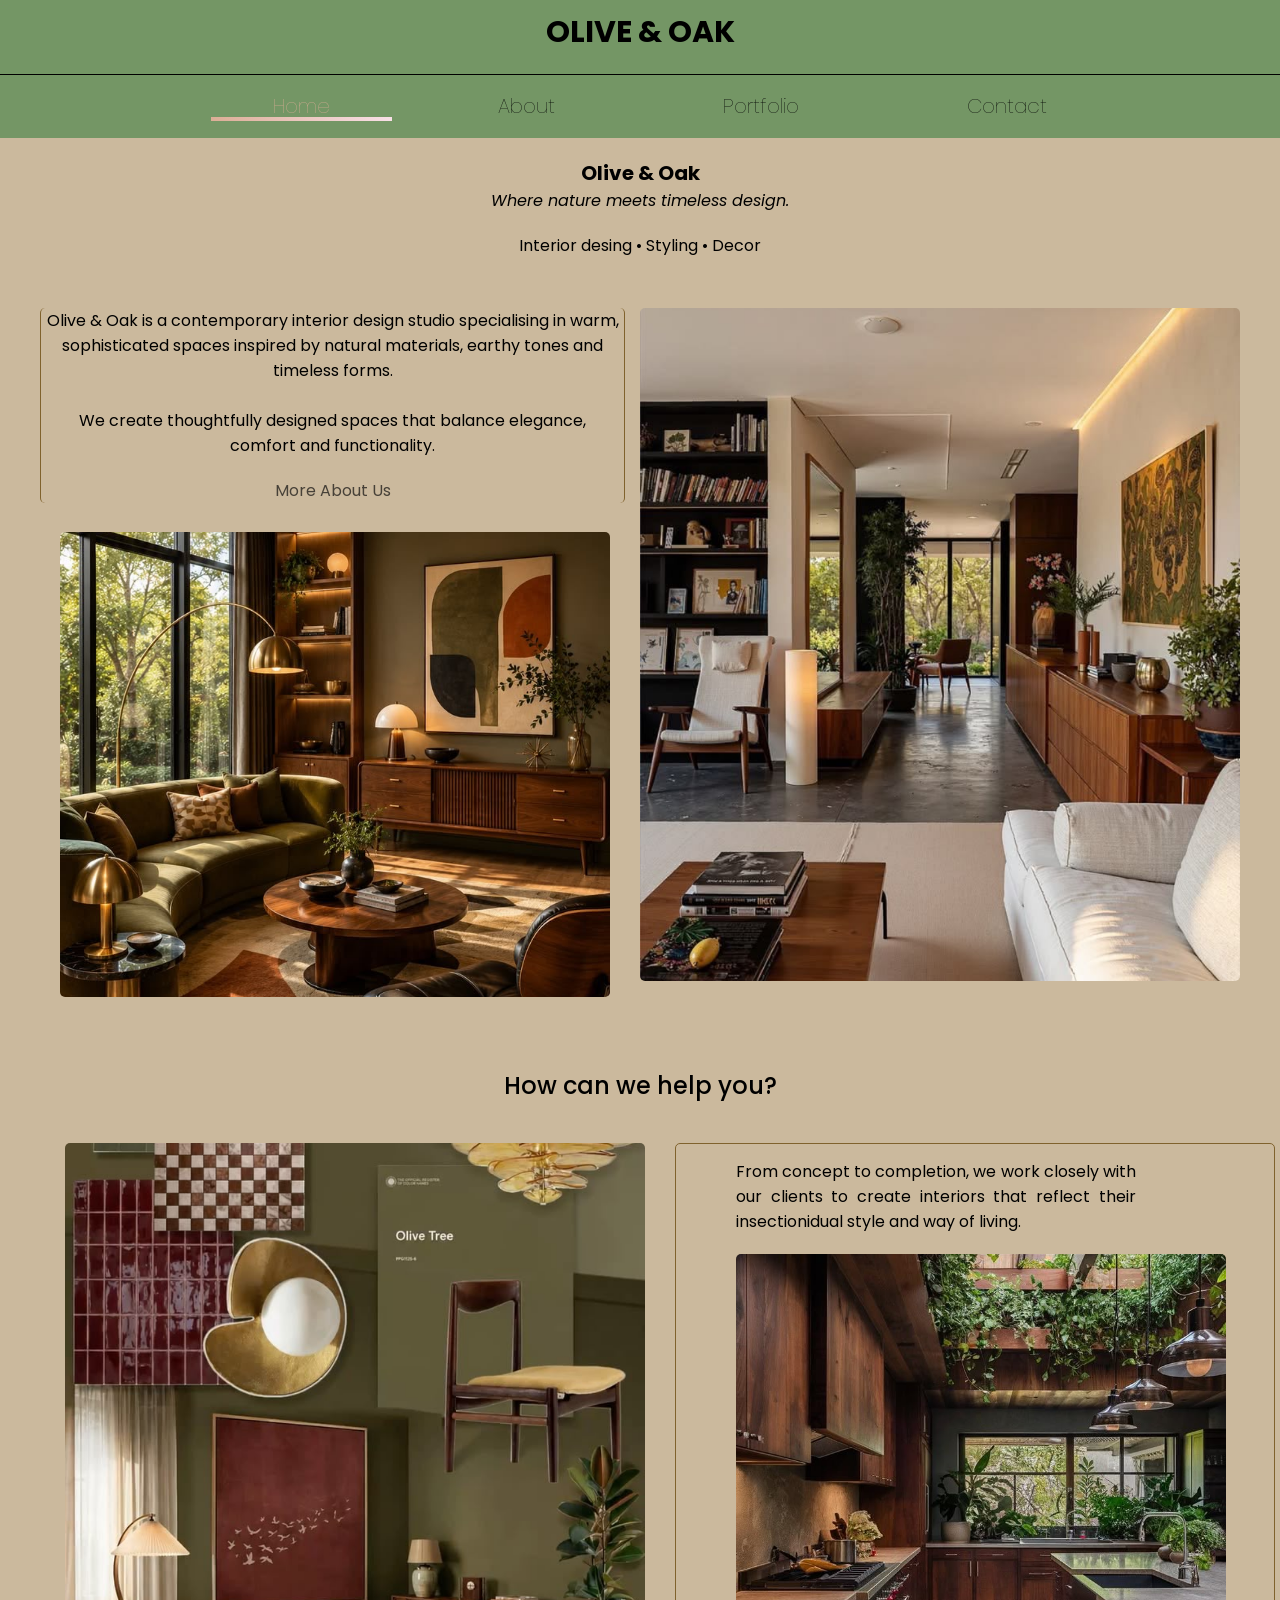
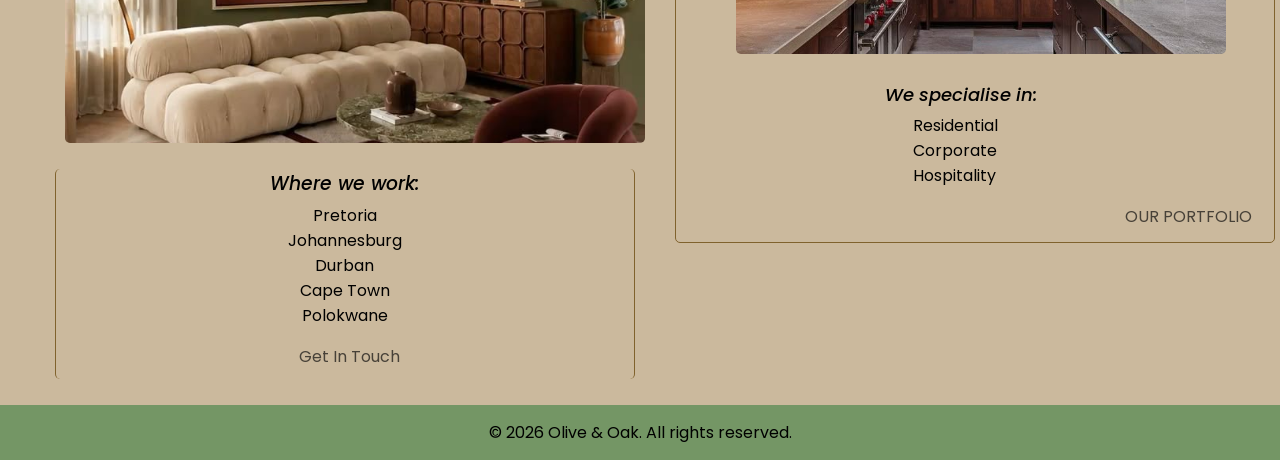
<file: index.html>
<!DOCTYPE html>
<html lang="en">
<head>
    <meta charset="UTF-8">
    <meta name="viewport" content="width=device-width, initial-scale=1.0">
    <title>Olive & Oak | Home</title>
    <link rel="stylesheet" href="style.css">

    <!--Fonts taken from fonts.google.com-->
    <!-- Global font -->
    <link href="https://fonts.googleapis.com/css2?family=Poppins:wght@400;600;700&display=swap" rel="stylesheet"> 

</head>

<body>
<header id="logo">OLIVE & OAK</header>
<nav class="nav-menu">
    <hr>
    <ul>
        <a class="nav-link active" href="index.html">Home</a>
        <a class="nav-link" href="about.html">About</a> 
        <a class="nav-link" href="portfolio.html">Portfolio</a>
        <a class="nav-link" href="contact.html">Contact</a>
    </ul>
</nav>


<main>
    <section id="hero">
        <h1>Olive & Oak</h1>
        <p id="slogan">Where nature meets timeless design.</p>
        <p>Interior desing &bull; Styling &bull; Decor</p>
    </section>


    <article id="container">
        <section>
            <section id="intro">
                <p>Olive & Oak is a contemporary interior design studio 
                    specialising in warm, sophisticated spaces inspired 
                    by natural materials, earthy tones and timeless forms.</p>
                    <br>
                <p id="description2">We create thoughtfully designed spaces that 
                    balance elegance, comfort and functionality.</p>

                    <a id="more-about" href="about.html">More About Us</a> 
                </p>
            </section>
                <img id="second-img" src="image/contemp-design.jpeg" alt="Contemporary design">
        </section>

        <section id="container2">
            <img id="first-img" src="image/walkway-design.jpeg" alt="Walkway design">
        </section>
    </article>
                
        <h2 id="help">How can we help you?</h3>


    <article id="information">

        <section id="left-grid">
                <img src="image/living-room.jpeg" alt="Living room">
                <section id="locations">               
                    <h3>Where we work:</h3>
                    <ul style="list-style-type: none;">
                        <li>Pretoria</li>
                        <li>Johannesburg</li>
                        <li>Durban</li>
                        <li>Cape Town</li>
                        <li>Polokwane</li>
                    </ul>
                    <a  id="contact-us" href="contact.html" class="button">Get In Touch</a>
                </section>       
        </section>

    <section id="right-grid">
        <p id="text">
            From concept to completion, we work closely with
            our clients to create interiors that reflect their
            insectionidual style and way of living.
        </p>
            <img src="image/bathroom.jpeg" alt="Contemporary bathroom">
    <br>

        <p id="specialisation"> 
            We specialise in:
            <ul style="list-style-type: none;">
                <li>Residential</li>
                <li>Corporate</li>
                <li>Hospitality</li>
            </ul>

            <a id="more-portfolio" href="portfolio.html" class="button">OUR PORTFOLIO</a>

        </p>
            </section>
    </article>
</main>

<footer >
    <p>&copy; 2026 Olive & Oak. All rights reserved.</p>
</footer>
</body>
</html>
</file>
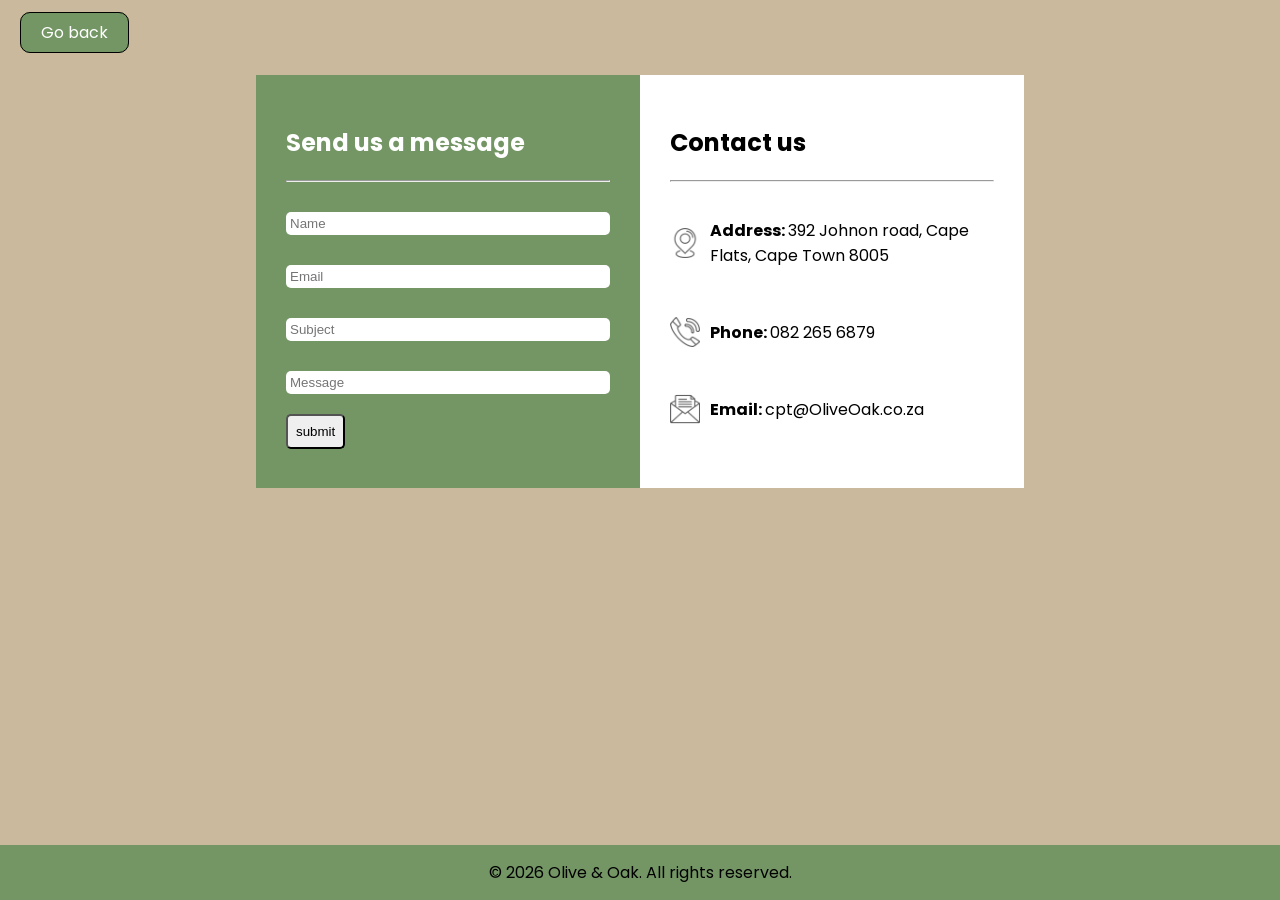
<file: Cape Town.html>
<!DOCTYPE html>
<html lang="en">
<head>
    <meta charset="UTF-8">
    <meta name="viewport" content="width=device-width, initial-scale=1.0">
    <title>Document</title>
    <link rel="stylesheet" href="forms.css">
    <link rel="stylesheet" href="style.css">
    
    <link href="https://fonts.googleapis.com/css2?family=Poppins:wght@400;600;700&display=swap" rel="stylesheet"> 
    
</head>
<body id="body">

    <a href="contact.html">Go back</a>
  
    <article>

        <section id="one">

            <h2>Send us a message</h2>
            <hr>
 <form action="">
            <div>
                <input type="text" name="Fname" id="test" placeholder="Name" required >
                <br>
                <input type="email" name="Femail" id="test" placeholder="Email" required>
                <br><input type="text" name="FSubject" id="test" placeholder="Subject" required>
                <br>
                <input type="text" name="Fmessage" id="test" placeholder="Message" required>
                <button type="submit" >submit</button>
            </div>
            
</form>

        </section>

        <section id="two">

            <h2>Contact us</h2>
            <hr>

            <div id="address">
                <img src="./image/016-location.png" alt="location" height="30px">
                <p><strong>Address: </strong>392 Johnon road, Cape Flats, Cape Town 8005</p>
            </div>
            <div>
                <img src="./image/017-phone.png" alt="phone"  height="30px">
                <p><strong>Phone: </strong>082 265 6879</p>
            </div>
            <div>
                <img src="./image/013-mail.png" alt="mail"  height="30px">
                <p><strong>Email: </strong>cpt@OliveOak.co.za</p>
            </div>

        </section>

    </article>

    
<footer id="footy"class="footy2">
<p>&copy; 2026 Olive & Oak. All rights reserved.</p>
</footer>
</body>
</html>
</file>
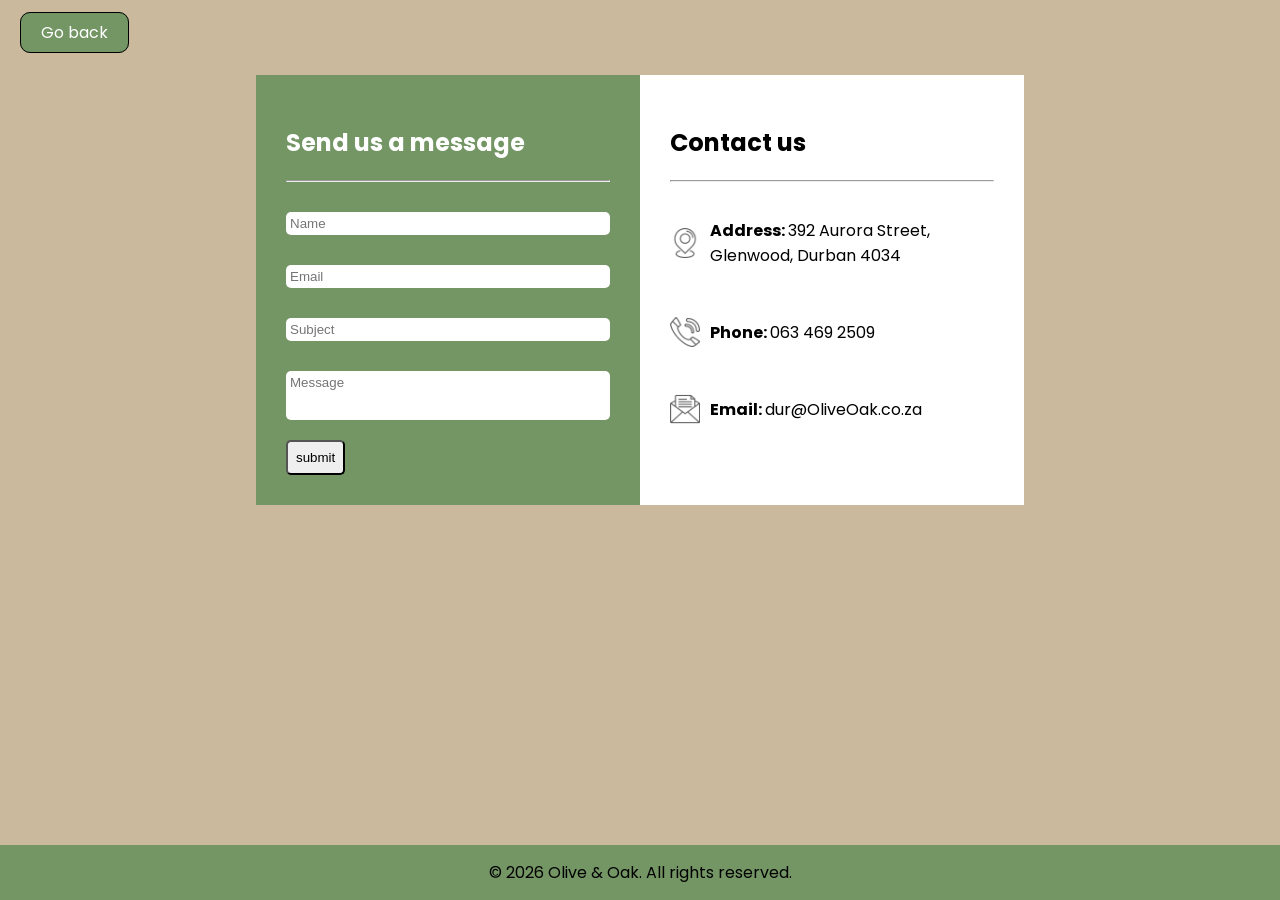
<file: Durban.html>
<!DOCTYPE html>
<html lang="en">
<head>
    <meta charset="UTF-8">
    <meta name="viewport" content="width=device-width, initial-scale=1.0">
    <title>Document</title>
    <link rel="stylesheet" href="forms.css">
    <link rel="stylesheet" href="style.css">
    <link href="https://fonts.googleapis.com/css2?family=Poppins:wght@400;600;700&display=swap" rel="stylesheet"> 
</head>
<body id="body">
    <a href="contact.html">Go back</a>
  
    <article>

        <section id="one">

            <h2>Send us a message</h2>
            <hr>
 <form action="">
            <div>
                <input type="text" name="Fname" id="Fname" placeholder="Name">
                <br>
                <input type="email" name="Femail" id="femail" placeholder="Email">
                <br><input type="text" name="FSubject" id="FSubject" placeholder="Subject">
                <br>
                <input type="text" name="Fmessage" id="Fmessage" placeholder="Message">
                <button type="submit">submit</button>
            </div>
            </form>


        </section>

        <section id="two">

            <h2>Contact us</h2>
            <hr>

            <div id="address">
                <img src="./image/016-location.png" alt="location" height="30px">
                <p><strong>Address: </strong>392 Aurora Street, Glenwood, Durban 4034</p>
            </div>
            <div>
                <img src="./image/017-phone.png" alt="phone"  height="30px">
                <p><strong>Phone: </strong>063 469 2509</p>
            </div>
            <div>
                <img src="./image/013-mail.png" alt="mail"  height="30px">
                <p><strong>Email: </strong>dur@OliveOak.co.za</p>
            </div>

        </section>

    </article>

    
<footer id="footy"class="footy2">
<p>&copy; 2026 Olive & Oak. All rights reserved.</p>
</footer>
</body>
</html>
</file>
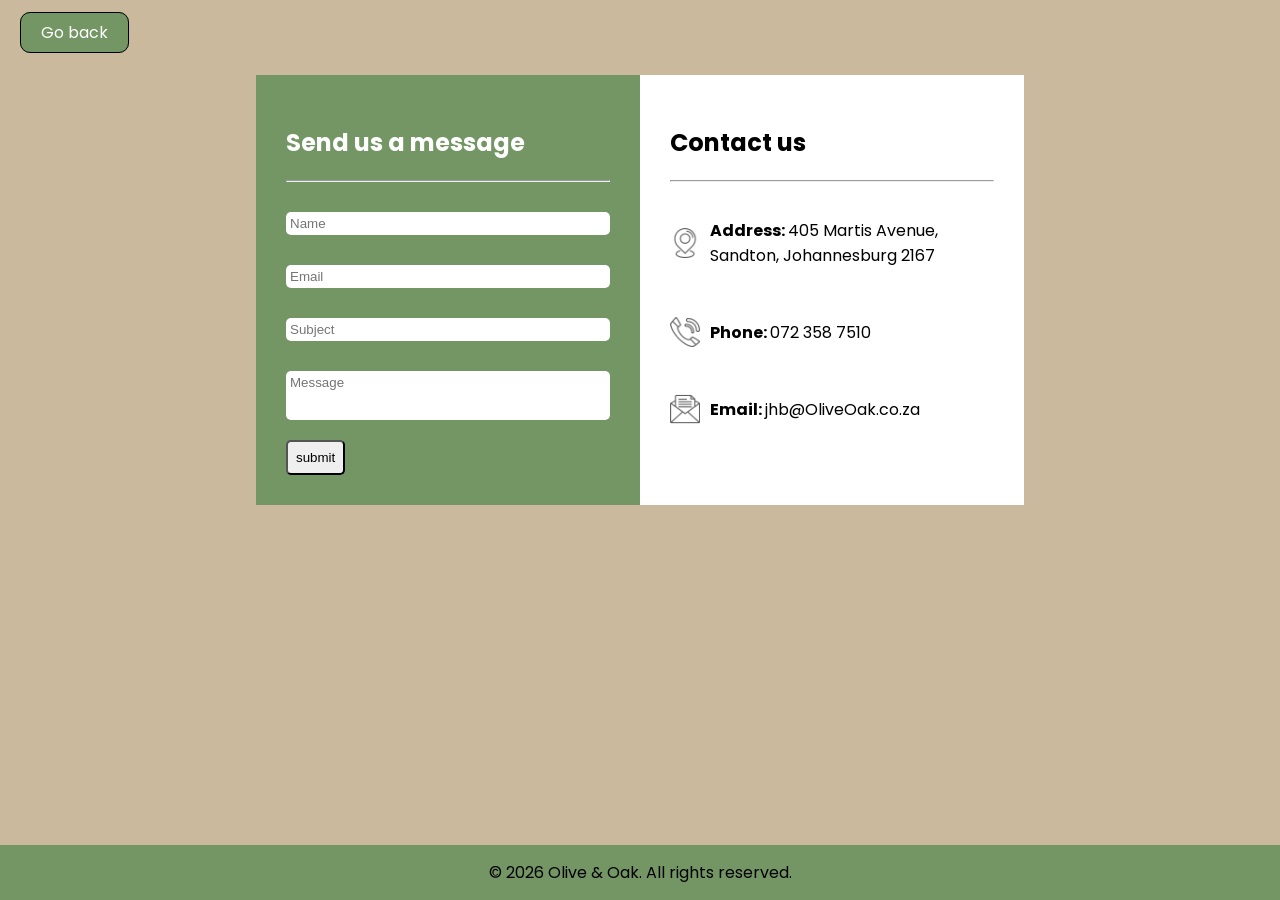
<file: Johannesburg.html>
<!DOCTYPE html>
<html lang="en">
<head>
    <meta charset="UTF-8">
    <meta name="viewport" content="width=device-width, initial-scale=1.0">
    <title>Document</title>
    <link rel="stylesheet" href="forms.css">
    <link rel="stylesheet" href="style.css">
    <link href="https://fonts.googleapis.com/css2?family=Poppins:wght@400;600;700&display=swap" rel="stylesheet"> 
</head>
<body>
    <a href="contact.html">Go back</a>
  
    <article>

        <section id="one">

            <h2>Send us a message</h2>
            <hr>
<form action="">
            <div>
                <input type="text" name="Fname" id="Fname" placeholder="Name">
                <br>
                <input type="email" name="Femail" id="femail" placeholder="Email">
                <br><input type="text" name="FSubject" id="FSubject" placeholder="Subject">
                <br>
                <input type="text" name="Fmessage" id="Fmessage" placeholder="Message">
                <button type="submit">submit</button>
            </div>
            </form>


        </section>

        <section id="two">

            <h2>Contact us</h2>
            <hr>

            <div id="address">
                <img src="./image/016-location.png" alt="location" height="30px">
                <p><strong>Address: </strong>405 Martis Avenue, Sandton, Johannesburg 2167</p>
            </div>
            <div>
                <img src="./image/017-phone.png" alt="phone"  height="30px">
                <p><strong>Phone: </strong>072 358 7510</p>
            </div>
            <div>
                <img src="./image/013-mail.png" alt="mail"  height="30px">
                <p><strong>Email: </strong>jhb@OliveOak.co.za</p>
            </div>

        </section>

    </article>

    
<footer id="footy"class="footy2">
<p>&copy; 2026 Olive & Oak. All rights reserved.</p>
</footer>
</body>
</file>
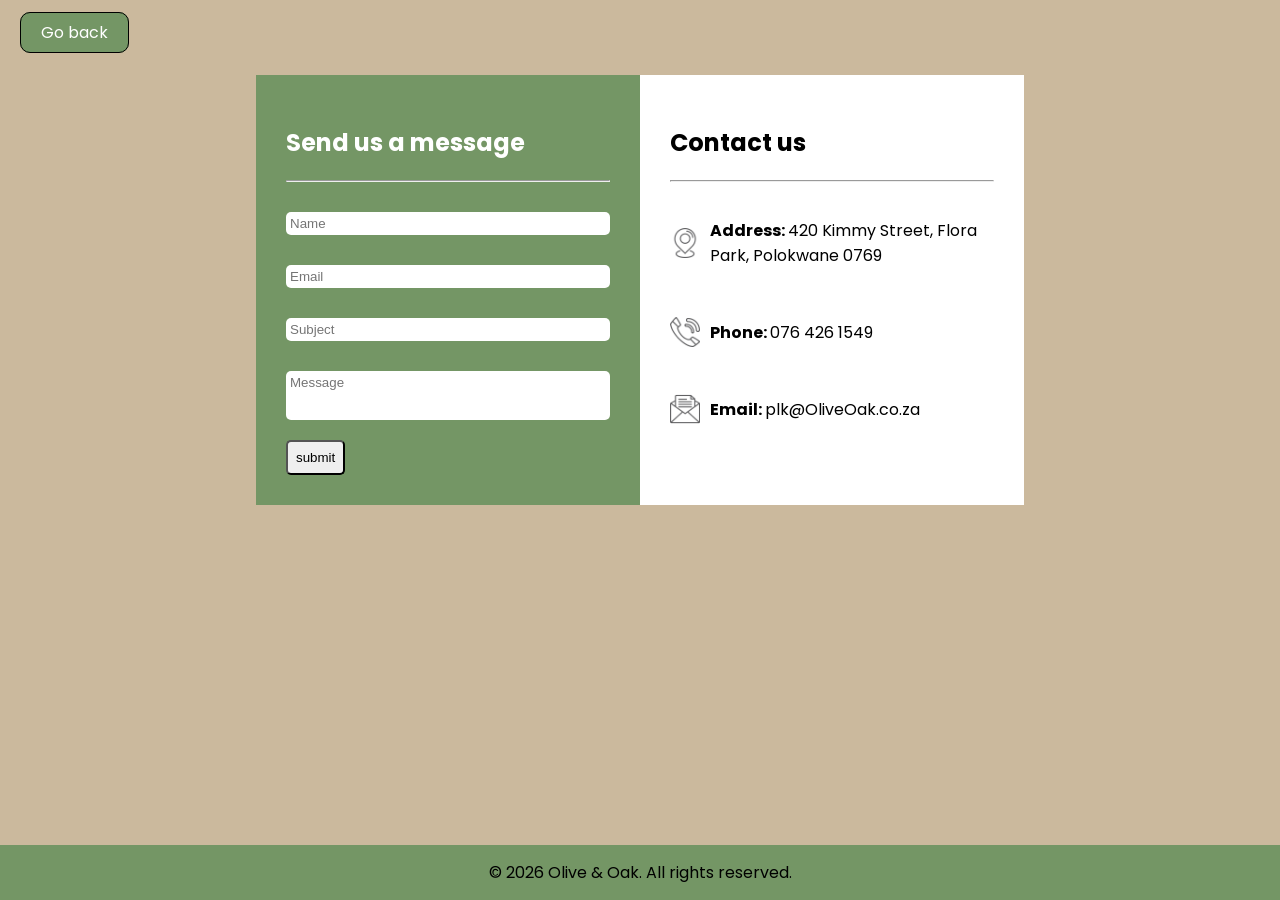
<file: Polokwane.html>
<!DOCTYPE html>
<html lang="en">
<head>
    <meta charset="UTF-8">
    <meta name="viewport" content="width=device-width, initial-scale=1.0">
    <title>Document</title>
    <link rel="stylesheet" href="forms.css">
    <link rel="stylesheet" href="style.css">
    <link href="https://fonts.googleapis.com/css2?family=Poppins:wght@400;600;700&display=swap" rel="stylesheet"> 
</head>
<body>
    <a href="contact.html">Go back</a>
  
    <article>

        <section id="one">

            <h2>Send us a message</h2>
            <hr>
<form action="">
            <div>
                <input type="text" name="Fname" id="Fname" placeholder="Name">
                <br>
                <input type="email" name="Femail" id="femail" placeholder="Email">
                <br><input type="text" name="FSubject" id="FSubject" placeholder="Subject">
                <br>
                <input type="text" name="Fmessage" id="Fmessage" placeholder="Message">
                <button type="submit">submit</button>
            </div>
            </form>


        </section>

        <section id="two">

            <h2>Contact us</h2>
            <hr>

            <div id="address">
                <img src="./image/016-location.png" alt="location" height="30px">
                <p><strong>Address: </strong>420 Kimmy Street, Flora Park, Polokwane 0769</p>
            </div>
            <div>
                <img src="./image/017-phone.png" alt="phone"  height="30px">
                <p><strong>Phone: </strong>076 426 1549</p>
            </div>
            <div>
                <img src="./image/013-mail.png" alt="mail"  height="30px">
                <p><strong>Email: </strong>plk@OliveOak.co.za</p>
            </div>

        </section>

    </article>

    
<footer id="footy"class="footy2">
<p>&copy; 2026 Olive & Oak. All rights reserved.</p>
</footer>
</body>
</file>
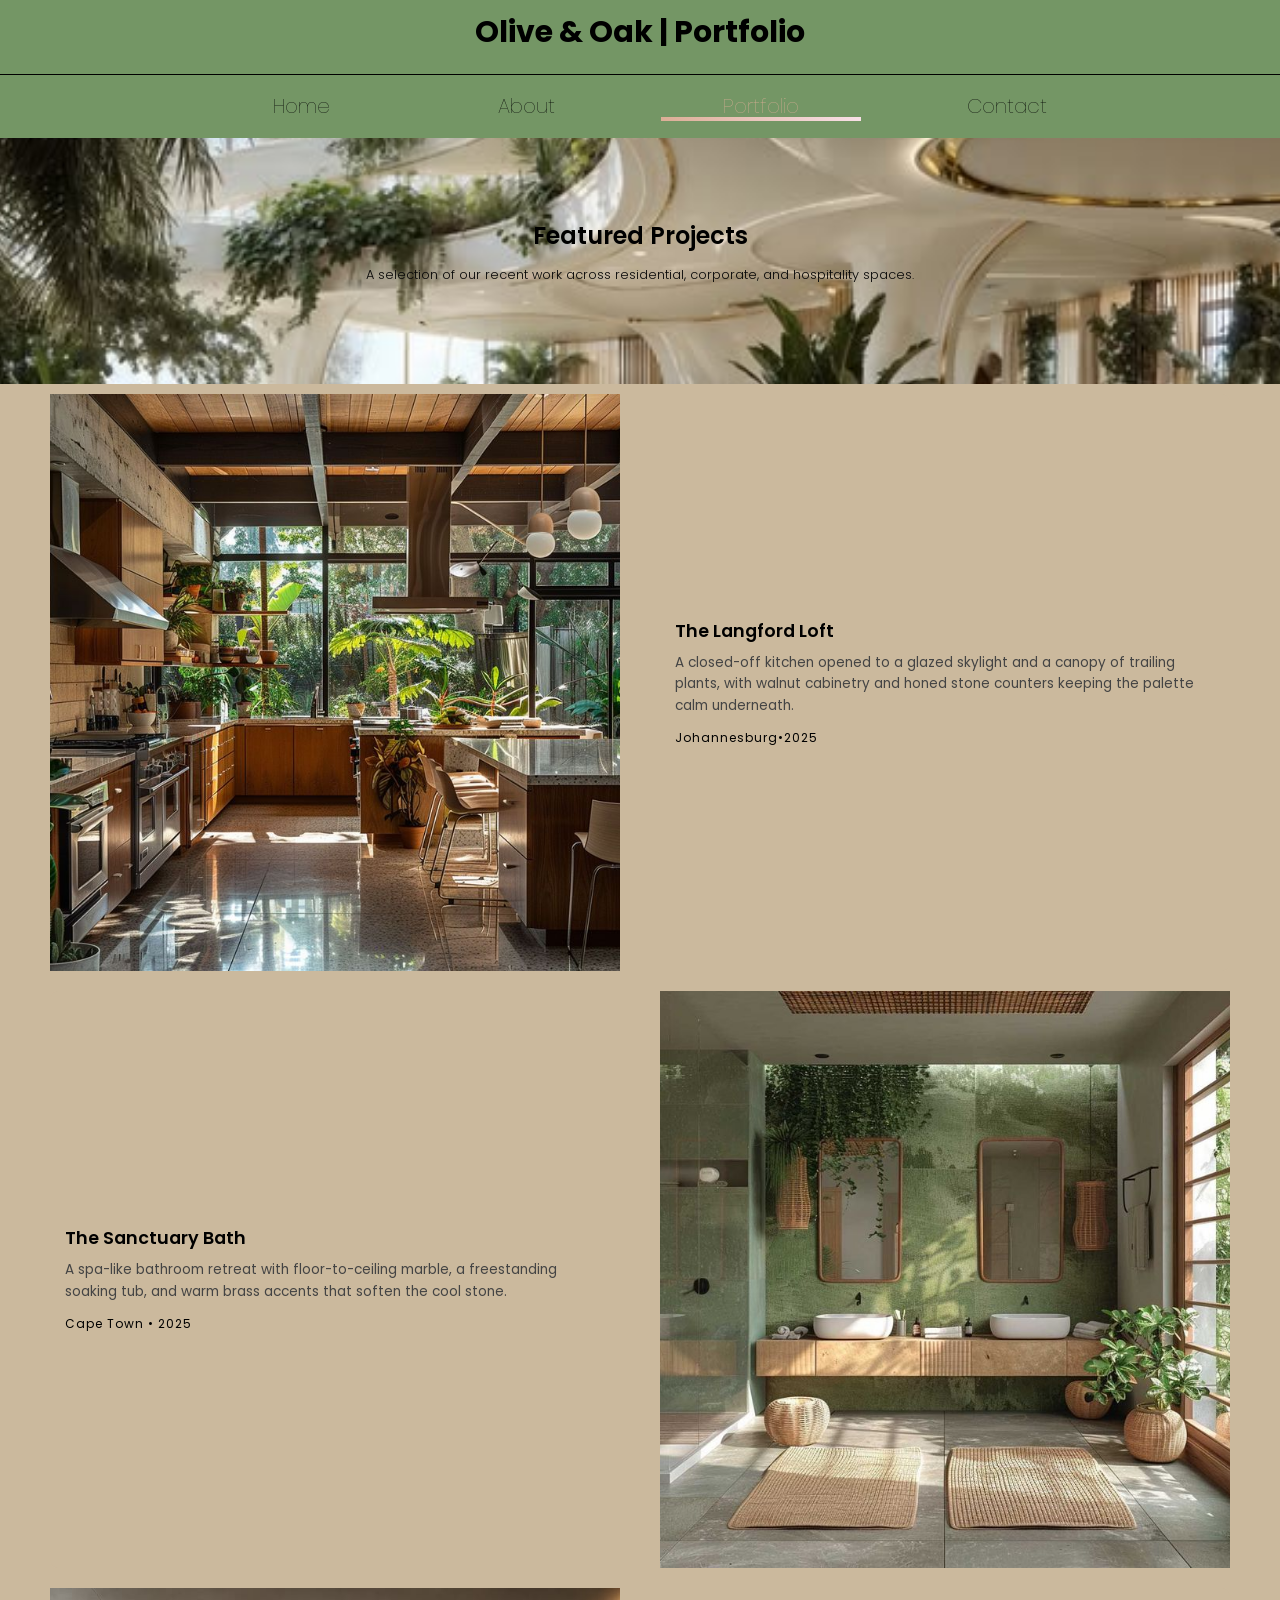
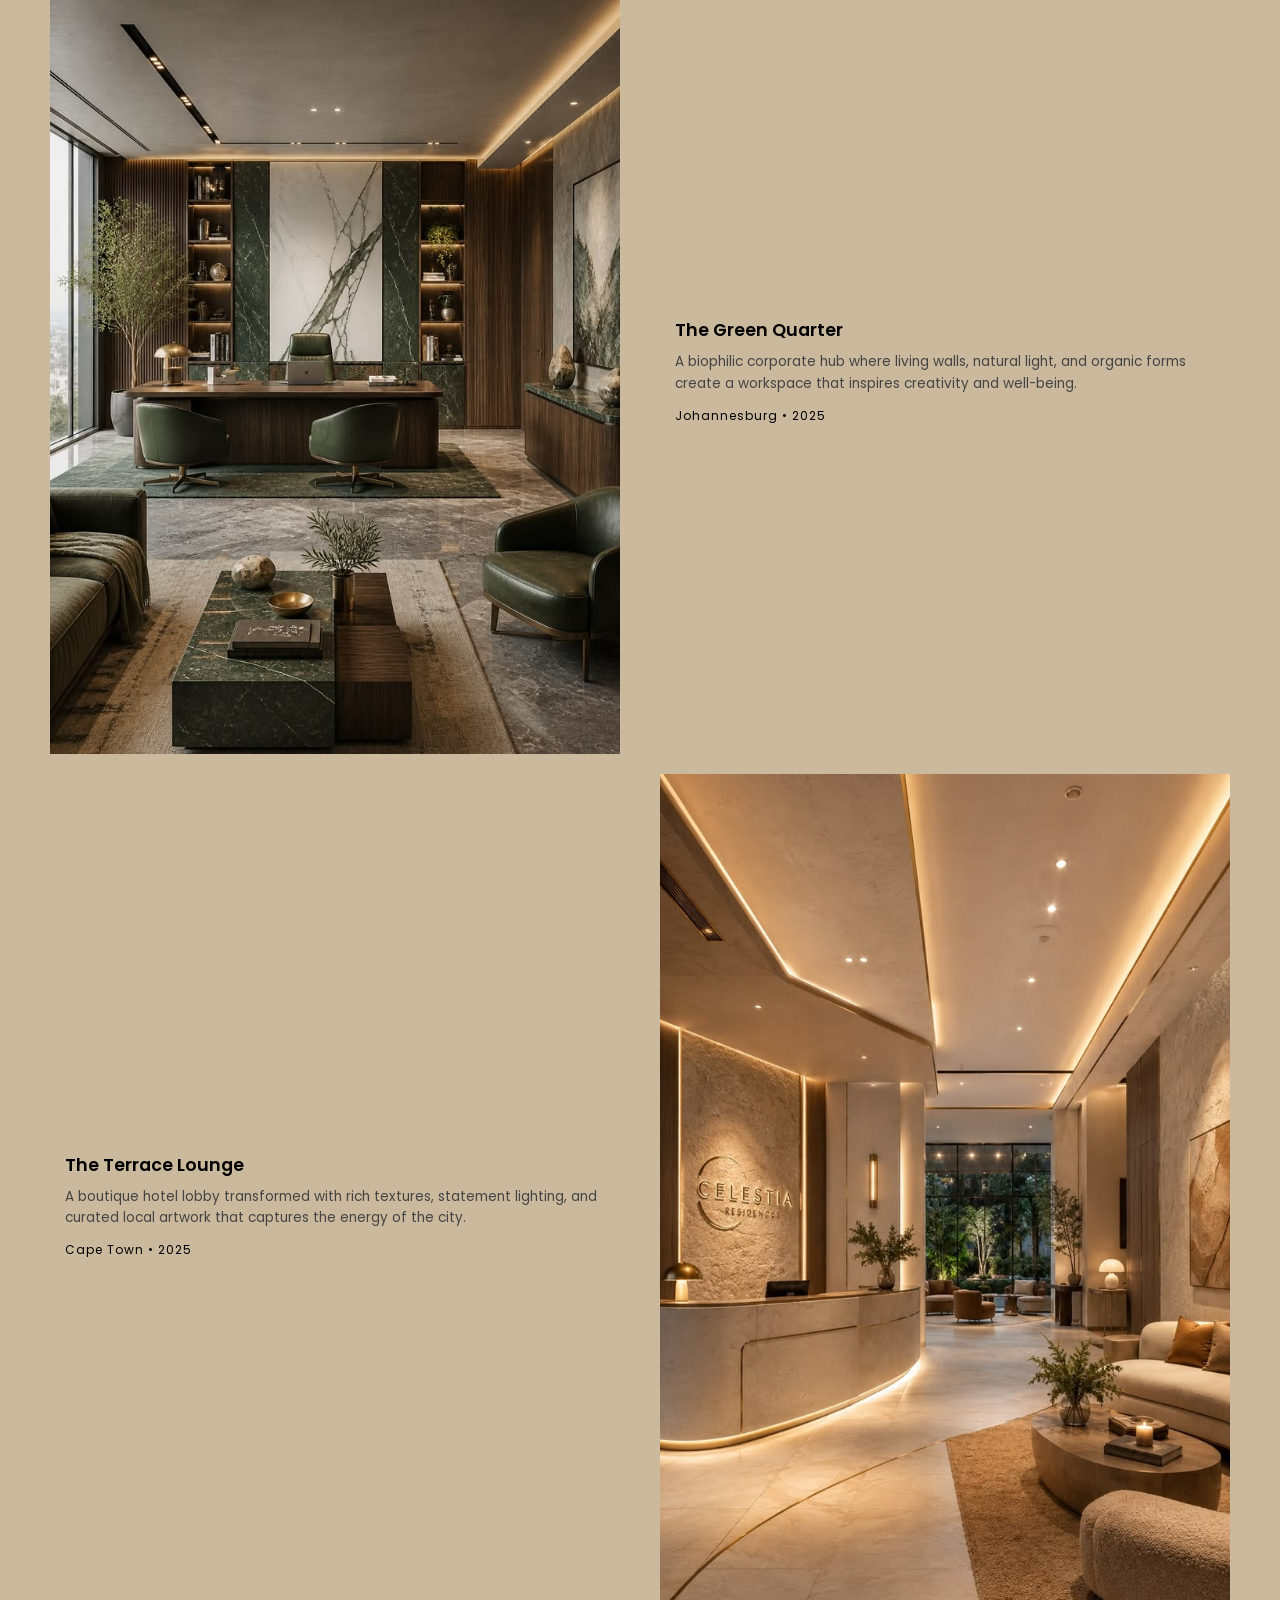
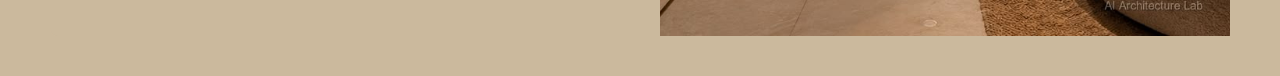
<file: portfolio.html>
<!DOCTYPE html>
<html lang="en">
<head>
    <meta charset="UTF-8">
    <meta name="viewport" content="width=device-width, initial-scale=1.0">
    <title>Portfolio</title>
    <link rel="stylesheet" href="style.css">

    <!--Fonts taken from fonts.google.com-->
    <!-- Global font -->
    <link href="https://fonts.googleapis.com/css2?family=Poppins:wght@400;600;700&display=swap" rel="stylesheet"> 

</head>

<body>
<header id="logo">Olive & Oak | Portfolio</header>
<nav class="nav-menu">
    <hr>
    <ul>
        <a class="nav-link" href="index.html">Home</a>
        <a class="nav-link" href="about.html">About</a>
        <a class="nav-link active" href="portfolio.html">Portfolio</a>
        <a class="nav-link" href="contact.html">Contact</a>
    </ul>
</nav>

<section id="featured-projects">
    <h2>Featured Projects</h2>
    <p class="featured-subtitle">A selection of our recent work across residential, corporate, and hospitality spaces.</p>
</section>

<section id="portfolio-projects">
    
<div class="container">
    <div class="projectimage">
        <img src="./image/kitchen.jpg">
    </div>
    <div class="projecttext">
         <h3>The Langford Loft</h3>
        <p>A closed-off kitchen opened to a glazed skylight and a canopy of trailing plants, with walnut cabinetry and honed stone counters keeping the palette calm underneath.</p>
        <h4>Johannesburg&bull;2025</h4>
    </div>
</div>

<div class="container-reverse">
    <div class="projectimage">
        <img src="./image/Bathroom.jpg">
       
    </div>
    <div class="projecttext">
       <h3>The Sanctuary Bath</h3>
                <p>A spa-like bathroom retreat with floor-to-ceiling marble, a freestanding soaking tub, and warm brass accents that soften the cool stone.</p>
                <h4>Cape Town &bull; 2025</h4>
    </div>
</div>

<div class="container">
    <div class="projectimage">
        <img src="./image/coperate.jpg">

    </div>
    <div class="projecttext">
         <h3>The Green Quarter</h3>
                <p>A biophilic corporate hub where living walls, natural light, and organic forms create a workspace that inspires creativity and well-being.</p>
                <h4>Johannesburg &bull; 2025</h4>

    </div>
</div>
<div class="container-reverse">
        <div class="projectimage">
            <img src="./image/hospitial.jpg">

         </div>
    <div class="projecttext">
         <h3>The Terrace Lounge</h3>
                <p>A boutique hotel lobby transformed with rich textures, statement lighting, and curated local artwork that captures the energy of the city.</p>
                <h4>Cape Town &bull; 2025</h4>

    </div>
</div>



</section>
    
</body>
</html>
</file>
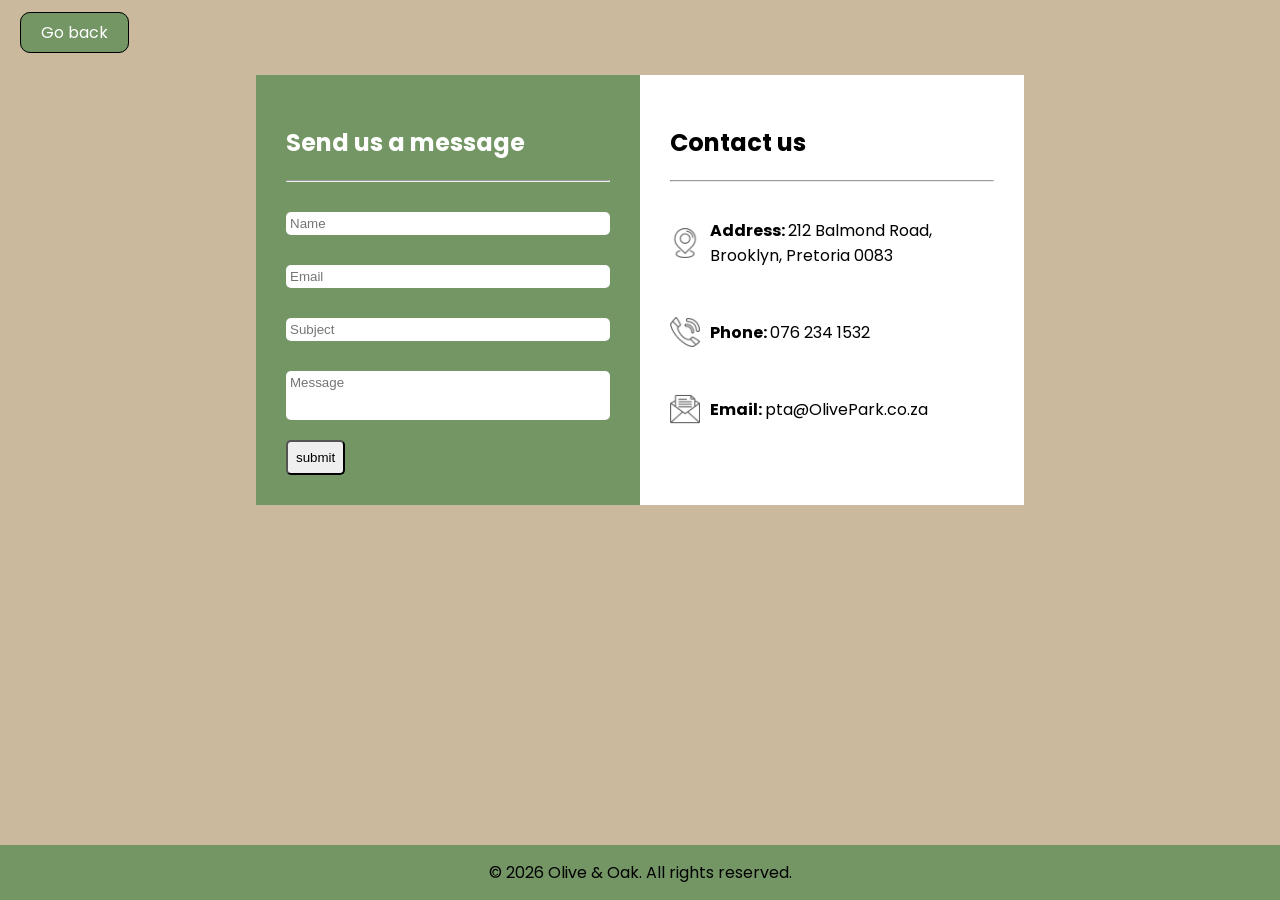
<file: Pretoria.html>
<!DOCTYPE html>
<html lang="en">
<head>
    <meta charset="UTF-8">
    <meta name="viewport" content="width=device-width, initial-scale=1.0">
    <title>Document</title>
    <link rel="stylesheet" href="forms.css">
    <link rel="stylesheet" href="style.css">
    <link href="https://fonts.googleapis.com/css2?family=Poppins:wght@400;600;700&display=swap" rel="stylesheet"> 
</head>
<body>
    <a href="contact.html">Go back</a>
  
    <article>

        <section id="one">

            <h2>Send us a message</h2>
            <hr>
<form action="">
            <div>
                <input type="text" name="Fname" id="Fname" placeholder="Name">
                <br>
                <input type="email" name="Femail" id="femail" placeholder="Email">
                <br><input type="text" name="FSubject" id="FSubject" placeholder="Subject">
                <br>
                <input type="text" name="Fmessage" id="Fmessage" placeholder="Message">
                <button type="submit">submit</button>
            </div>
             </form>


        </section>

        <section id="two">

            <h2>Contact us</h2>
            <hr>

            <div id="address">
                <img src="./image/016-location.png" alt="location" height="30px">
                <p><strong>Address: </strong>212 Balmond Road, Brooklyn, Pretoria 0083</p>
            </div>
            <div>
                <img src="./image/017-phone.png" alt="phone"  height="30px">
                <p><strong>Phone: </strong>076 234 1532</p>
            </div>
            <div>
                <img src="./image/013-mail.png" alt="mail"  height="30px">
                <p><strong>Email: </strong>pta@OlivePark.co.za</p>
            </div>

        </section>

    </article>

    
<footer id="footy"class="footy2">
<p>&copy; 2026 Olive & Oak. All rights reserved.</p>
</footer>
</body>
</file>
<file: style.css>
/* HEY GUYS. PLEASE DON'T MAKE CHANGES TO OTHER MEMBERS' STYLING 

DON'T FORGET TO PUSH YOUR CODE TO GITHUB AFTER MAKING CHANGES TO YOUR PAGE SO THAT RECENT 
CHANGES ARE VISIBLE TO EVERYONE 
*/

body {
  margin: 0;
  font-family: 'Poppins', sans-serif;
  background-color: #CBB99D;
}

*{
  box-sizing: border-box;
}

/*Header*/
header{
  background-color: #749665;
}

#logo{
  font-size: 30px;
  font-weight: 700;
}

/*Navigation bar*/

.nav-menu{
  background-color:#749665 ;
  text-align: center;
  width: 100%;
  margin: 0 0;
  position: sticky;
  top: 0px;
  padding: 1px 0;
}

.nav-link {
  text-decoration: none;
  color: black;
  font-weight: 50;
  font-size: 20px;
  padding: 0px 5%;
  margin: 0px 20px;
  display: inline-block;
  position: relative;
  transition: color 0.3s ease;
}

.nav-link::before {
  content: "";
  position: absolute;
  bottom: 0;
  left: 0;
  width: 0;
  height: 4px;
  background: linear-gradient(to right, #DCAE96, #f8e0e7);
  transition: width 0.2s ease;
}
.nav-link:hover {
  color: #DCAE96;
}
.nav-link:hover::before {
  width: 100%;
}

.nav-link.active {
  color: #DCAE96;
}
.nav-link.active::before {
  width: 100%;
}

.nav-menu hr{
  border: none;
  border-top: 1px solid black;
}


/*Main*/

h1{
  margin-top: 20px;
  font-size: 20px;
  text-align: center;
  margin-bottom: 0;
}

main p{
  text-align: center;
  margin-top:0;
  margin-bottom: 0;
}

#slogan{
    font-style: italic;
    margin:0 auto 20px;
    display: block;
    width: fit-content;
    max-width: 90%;
}


#container{
  display: grid;
  grid-template-columns: 1fr 1fr;
  max-width: 1200px;
  margin: 5% auto 0;
  justify-content: center;
  margin-bottom: 5%;
  margin-top: 50px;
}

#intro{
  border: 1px solid #80622D;
  border-radius: 5px;
  border-top: 0;
  border-bottom: 0;
  padding: 0 5px;

}

#more-about{
  color: #474138;
  text-decoration: none;
  border-radius: 5px;
  margin-right: 10px;
  margin-left: 40%;
} 

#first-img{
  width: 600px;
  height: 673px;
  object-fit: cover;
  border-radius: 5px;
  margin-left: 15px;
}

#description2{
  margin-bottom: 20px;
}

#second-img{
  width: 550px;
  height: 465px;
  object-fit: cover;
  border-radius: 5px;
  margin-top: 5%;
  margin-left: 20px;
}


/* Second grid */
#help{
  font-weight: 500;
  text-align: center;
  margin-bottom: 40px ;
}

#information{
  display: grid;
  justify-content: center;
  grid-template-columns: 1fr 1fr;
  max-width: 1200px;
  margin: 0 auto;
  margin-bottom: 2%;
}

#information img{
  width: 580px;
  height: 600px;
  object-fit: cover;
  margin-left: 60px;
  margin-right: 30px;
  border-radius: 5px;
}

#information #text{
  margin-top: 15px;
   margin-left: 10%;
   width: 400px;
   text-align: justify;
}

#information #specialisation{
  font-weight: 500;
  text-align: left;
  margin-left: 35%;
  font-size: large;
  font-style: italic;
}

#information ul{
  margin-top: 5px;
  margin-left: 33%;

}

#more-portfolio{
  color: #474138;
  text-decoration: none;
  border-radius: 5px;
  margin-right: 10px;
  margin-left: 75%;
}

#right-grid img{
  width: 490px;
  object-fit: cover;
  margin-top: 20px;
  border-radius: 5px;
  height: 400px;
  margin-bottom: 20px;
}

#right-grid{
  border: 1px solid #80622D;
  width: 600px;
  height: 700px;
  border-radius: 5px;
  padding-bottom: 15px;
}


#left-grid h3{
  font-weight: 500;
  text-align: center;
  margin-bottom: 0;
  font-style: italic;
}

#left-grid ul{
  margin-top: 5px;
  text-align: center;
  margin-right: 40%;
}

#contact-us{
  color: #474138;
  text-decoration: none;
  margin-left: 42%;
}

#locations{
  border: 1px solid #80622D;
  width: 580px;
  margin-left: 50px;
  border-radius: 5px;
  padding-bottom: 10px;
  border-top: 0;
  border-bottom: 0;
}



/*Footer*/
footer{
  background-color: #749665;
  color: black;
    margin-top: 5%;
    margin-bottom: 0;

}

footer p{
  text-align: center;
}

footer{
  padding: 1px;
}



/* start of portfolio page*/
#featured-projects {
    padding: 60px 20px;
    background-image: url("./image/portfolioheader.jpg");
    background-size: cover;
    background-position: center;
    background-attachment: fixed;
    position: relative;
    text-align: center;
}

#featured-projects h2 {
    font-size: 2.2rem;
    font-weight: 600;
    color: #000000;
    margin-bottom: 8px;
}

.featured-subtitle {
    font-size: 1rem;
    color: #080808;
    margin-bottom: 40px;
    font-weight: 300;
}
#portfolio-projects {
    max-width: 1200px;
    margin: 0 auto;
    padding: 40px 20px;
}
.container,.container-reverse {
    display: grid;
    grid-template-columns: 1fr 1fr;
    gap: 40px;
    margin-bottom: 50px;
    align-items: center;
    background: #CBB99D
}
.container-reverse {
    direction: rtl;
}

.container-reverse .projecttext {
    direction: ltr;
}
.projectimage {
    height: 100%;
    min-height: 320px;
    overflow: hidden;
}
.projectimage img {
    width: 100%;
    height: 100%;
    object-fit: cover;
}
.projecttext {
    padding: 35px 30px 35px 20px;
    direction: ltr;
}
.projecttext h3 {
    font-size: 1.6rem;
    font-weight: 600;
    color: #000000;
    margin: 0 0 8px;
}

.projecttext p {
    font-size: 0.95rem;
    color: #444;
    line-height: 1.7;
    margin: 0 0 12px;
}

.projecttext h4 {
    font-size: 0.85rem;
    font-weight: 400;
    color: #000000;
    letter-spacing: 1px;
    margin: 0;
}
/* end of portfolio page code */



/* RESPONSIVENESS DESIGN INDEX.HTML | RESPONSIVENESS DESIGN INDEX.HTML | RESPONSIVENESS DESIGN INDEX.HTML | RESPONSIVENESS DESIGN INDEX.HTML | RESPONSIVENESS DESIGN INDEX.HTML |*/
/* Tablets */
@media (max-width: 900px) {
  #container, #information {
  grid-template-columns: 1fr;
  width: 90%;
  margin-left: auto;
  margin-right: auto;
}

#first-img, #second-img, #information img, #right-grid, #locations{
  width: 100%;
  margin-left: 0;
}

#first-img{
  height: 500px
}

#second-img{
  height: 400px;
  margin-top: 20px;
}

#right-grid img{
  width: 100%;
  height: 350px;
  margin-left: 0;
}

#information #text{
  width: 90%;
  margin: 20px auto;
}

#information #specialisation {
  margin-left: 0;
  text-align: center;
}

#information ul{
  margin-left: 0;
  text-align: center;
}

#more-portfolio{
    display: block;
    margin: 20px auto;
    text-align: center;
  }

#contact-us{
  display: block;
  margin: 20px auto;
  text-align: center;
}

#locations{
  margin-top: 20px;
}
}


/* Phones */

@media(max-width:600px){
  #logo{text-align: center;
  font-size: 24px;
  padding: 10px;}

  .nav-menu{
    position:static;
  }

  .nav-link{
    font-size: 16px;
    padding: 5px 10px;
    margin: 0;
  }

  #slogan{
    width:auto;
    margin: 0 auto 20px;
    display: block;
    padding: 0 20px;
  }

  #container, #information {
    width: 90%;
    display: block;
    margin: 30px auto;
  }

  #intro{
    padding: 20px;
  }

  #more-about{
    display: block;
    margin: 20px auto;
    text-align: center;
  }

  #first-image, #second-img, #information img{
    width: 100%;
    height: auto;
    margin: 20px 0;
  }

  #right-grid{
    width: 100%;
    height: auto;
    padding: 20px;
  }

  #right-grid img{
    width: 100%;
    height: auto;
    padding: 20px;
  }

  #information #text{
    width: 100%;
    margin: 20px 0;
    padding: 0 10px;
  }

  #information #specialisation{
    margin: 20px 0;
    text-align: center;
  }

  #information ul{
    margin: 10px 0;
    padding: 0;
    text-align: center;
  }
 
  #locations {
    width: 100%;
    margin: 20px 0;
  }
  
  #left-grid h3{
    font-size: 18px;

  #help{
    font-size: 22px;
    margin-top: 40px;
  }
  
  footer{
    margin-top: 40px;
  }
}
}
/* END OF RESPONSIVENESS DESIGN INDEX.HTML | END OF RESPONSIVENESS DESIGN INDEX.HTML | END OF RESPONSIVENESS DESIGN INDEX.HTML | END OF RESPONSIVENESS DESIGN INDEX.HTML | */


/* RESPONSIVE DESIGN OF PORTFOLIO PAGE CODE*/
/* ============================
   RESPONSIVE - PORTFOLIO
   ============================ */

/* Tablets */
@media (max-width: 1024px) {
    .container,
    .container-reverse {
        grid-template-columns: 1fr;
        gap: 0;
        margin-bottom: 35px;
    }

    .container-reverse {
        direction: ltr;
    }

    .projectimage {
        min-height: 250px;
    }

    .projecttext {
        padding: 25px 25px 30px;
    }

    .projecttext h3 {
        font-size: 1.4rem;
    }
}

/* Mobile */
@media (max-width: 768px) {
    #featured-projects {
        padding: 40px 15px;
        background-attachment: scroll;
    }

    #featured-projects h2 {
        font-size: 1.8rem;
    }

    .featured-subtitle {
        font-size: 0.9rem;
        margin-bottom: 20px;
    }

    #portfolio-projects {
        padding: 20px 15px 30px;
    }

    .container,
    .container-reverse {
        margin-bottom: 25px;
        border-radius: 10px;
    }

    .projectimage {
        min-height: 200px;
    }

    .projecttext {
        padding: 20px;
    }

    .projecttext h3 {
        font-size: 1.2rem;
    }

    .projecttext p {
        font-size: 0.9rem;
    }

    .projecttext h4 {
        font-size: 0.8rem;
    }
}

/* Small Mobile */
@media (max-width: 480px) {
    #featured-projects {
        padding: 30px 12px;
    }
}
    #featured-projects h2 {
        font-size: 1.5rem;
    }

    .featured-subtitle {
        font-size: 0.8rem;
    }

    #portfolio-projects {
        padding: 10px 10px 20px;
    }

    .container,
    .container-reverse {
        margin-bottom: 20px;
        border-radius: 8px;
    }

    .projectimage {
        min-height: 180px;
    }

    .projecttext {
        padding: 15px;
    }

    .projecttext h3 {
        font-size: 1.1rem;
    }

    .projecttext p {
        font-size: 0.85rem;
        line-height: 1.6;
    }

    .projecttext h4 {
        font-size: 0.75rem;
    }
/* END OF RESPONSIVE DESIGN OF PORTFOLIO PAGE CODE*/ 


body {
  margin: 0;
  font-family: 'Poppins', sans-serif;
  background-color: #CBB99D;
  }

* {
  box-sizing: border-box;
  }

header {
  background-color: #749665;
    text-align: center;
    padding: 10px 0;
   }

#logo {
    font-size: 30px;
  font-weight: 700;
    color: #000000;
   }



#about-hero {
   padding: 50px 20px 30px;
  text-align: center;
     background-color: #749665;
  margin-bottom: 40px;
  }

#about-hero h1 {
  font-size: 2.2rem;
   font-weight: 700;
   color: #000000;
    margin: 0 0 10px 0;
    }

.hero-subtitle {
    font-style: italic;
    font-size: 1.05rem;
     color: #1a1a1a;
    margin: 0;
    }


#our-story-section {
  max-width: 1100px;
  margin: 0 auto 60px;
  padding: 0 20px;
  display: grid;
  grid-template-columns: 1fr 1fr;
  gap: 40px;
  align-items: center;
 }

.story-image-box img {
  width: 100%;
   height: 420px;
    object-fit: cover;
   border-radius: 8px;
  border: 1px solid #80622D;
  }

.story-content h2 {
  font-size: 1.8rem;
   margin: 0 0 5px;
  color: #000000;
  }

.founding-date {
  display: inline-block;
    font-size: 0.85rem;
   font-weight: 700;
   color: #80622D;
  letter-spacing: 1px;
margin-bottom: 20px;
   }

.story-content p {
  font-size: 0.95rem;
  line-height: 1.7;
  color: #333333;
  margin-bottom: 15px;
}

#mission-difference-container {
  max-width: 1100px;
   margin: 0 auto 60px;
    padding: 0 20px;
  display: grid;
   grid-template-columns: 1fr 1fr;
  gap: 30px;
}

.info-card {
background-color: #bca88a;
 border: 1px solid #80622D;
   border-radius: 8px;
  padding: 30px;
   }

.info-card h3 {
  font-size: 1.4rem;
  margin-top: 0;
  margin-bottom: 15px;
  color: #000000;
  }

.info-card p {
  font-size: 0.95rem;
line-height: 1.7;
    color: #2b2b2b;
  margin: 0;
  }

.Highlight-card {
  background-color: #749665;
  }


#values-wrapper {
 max-width: 1100px;
    margin: 0 auto 60px;
    padding: 0 20px;
  text-align: center;
  }

#values-wrapper h2 {
    font-size: 1.8rem;
   margin-bottom: 30px;
  color: #000000;
  }

.values-grid {
  display: grid;
  grid-template-columns: repeat(3, 1fr);
  gap: 20px;
 }

.value-item {
  background-color: #CBB99D;
  border: 1px solid #80622D;
  border-radius: 8px;
  padding: 25px 20px;
  text-align: center;
}

.value-icon {
  width: 45px;
  height: 45px;
  background-color: #80622D;
  color: #ffffff;
  font-weight: 700;
  border-radius: 50%;
  display: flex;
  align-items: center;
  justify-content: center;
  margin: 0 auto 15px;
}

.value-item h4 {
  font-size: 1.1rem;
  margin: 0 0 10px;
  color: #000000;
}

.value-item p {
  font-size: 0.9rem;
  line-height: 1.6;
  color: #333333;
  margin: 0;
 }


#process-section {
   max-width: 1100px;
  margin: 0 auto 60px;
   padding: 0 20px;
  text-align: center;
   }

#process-section h2 {
 font-size: 1.8rem;
    margin-bottom: 5px;
   color: #000000;
}

.process-subtitle {
  font-size: 0.95rem;
  color: #474138;
   margin-bottom: 35px;
}

.process-steps {
display: grid;
  grid-template-columns: repeat(3, 1fr);
  gap: 25px;
}

.step-card {
  background-color: #bca88a;
   border-radius: 8px;
   border: 1px solid #80622D;
  padding: 25px 20px;
   text-align: left;
}

.step-num {
  font-size: 0.8rem;
   font-weight: 700;
  color: #ff4500;
   text-transform: uppercase;
  letter-spacing: 1px;
}

.step-card h3 {
  font-size: 1.15rem;
    margin: 8px 0 12px;
  color: #000000;
}

.step-card p {
  font-size: 0.9rem;
   line-height: 1.6;
   color: #2c2c2c;
  margin: 0;
}


#about-cta {
  background-color: #749665;
   text-align: center;
  padding: 45px 20px;
   margin-top: 40px;
}

#about-cta h2 {
  font-size: 1.7rem;
  margin: 0 0 10px;
  color: #000000;
}

#about-cta p {
 font-size: 0.95rem;
   margin-bottom: 25px;
   color: #1a1a1a;
}

.cta-buttons {
  display: flex;
   justify-content: center;
  gap: 15px;
}

.cta-btn {
  text-decoration: none;
   padding: 10px 22px;
 font-size: 0.9rem;
    font-weight: 600;
  border-radius: 5px;
   transition: all 0.3s ease;
}

.primary-btn {
background-color: #80622D;
    color: #ffffff;
}

.primary-btn:hover {
  background-color: #5c451f;
}

.secondary-btn {
   background-color: #474138;
  color: #ffffff;
}

.secondary-btn:hover {
  background-color: #2b2722;
}


footer {
  background-color: #749665;
    color: black;
margin-top: 0;
  padding: 15px 0;
}

footer p {
  text-align: center;
   margin: 0;
}
</file>
<file: forms.css>
article{
    display:  flex;
    color: white;
    width: 60%;
    margin:  50px auto;
}


section{
    padding: 30px;
}

section#one{
    background-color: #749665;
    width: 50%;
}

section#two{
    background-color: white;
    color: black;
    width: 50%;
}

.footy2
{
  position: fixed;
  bottom: 0;
  width: 100%;

}

div input {
 width: 100%;
 margin-bottom: 20px;
 border: none;
 border-radius: 5px;
 
}

section#two div{
    display: flex;
    align-items: center;
    margin-bottom: 20px;
}

img{
    margin-right: 10px;
}


hr{
    margin-bottom: 20px;
}

#one hr{
    color: white;
}

#two hr{
    color: black;
}

input{
    padding: 4px;
    margin-top: 10px;
}

#Fmessage{
    padding-bottom: 30px;
}

button{
    padding: 8px;
    border-radius: 5px;
}

a{
    color: white;
    background-color: #749665;
    text-decoration: none;
    border: 1px solid black;
    border-radius: 10px;
    padding: 8px 20px;
    margin-left: 20px;
    position: relative;
    top: 20px;
}
@media (max-width: 1000px) {

    article{
    display:  flex;
    color: white;
    width: 80%;
    margin:  50px auto;
}}

@media (max-width: 750px) {

    article{
    display:  flex;
    color: white;
    width: 95%;
    margin:  50px auto;
    flex-direction: column;
    align-items: center;
}

section#one{
    background-color: #749665;
    width: 350px;
}

section#two{
    background-color: white;
    color: black;
    width: 350px;
}

.footy2
{
  position: relative;
}
}
</file>
